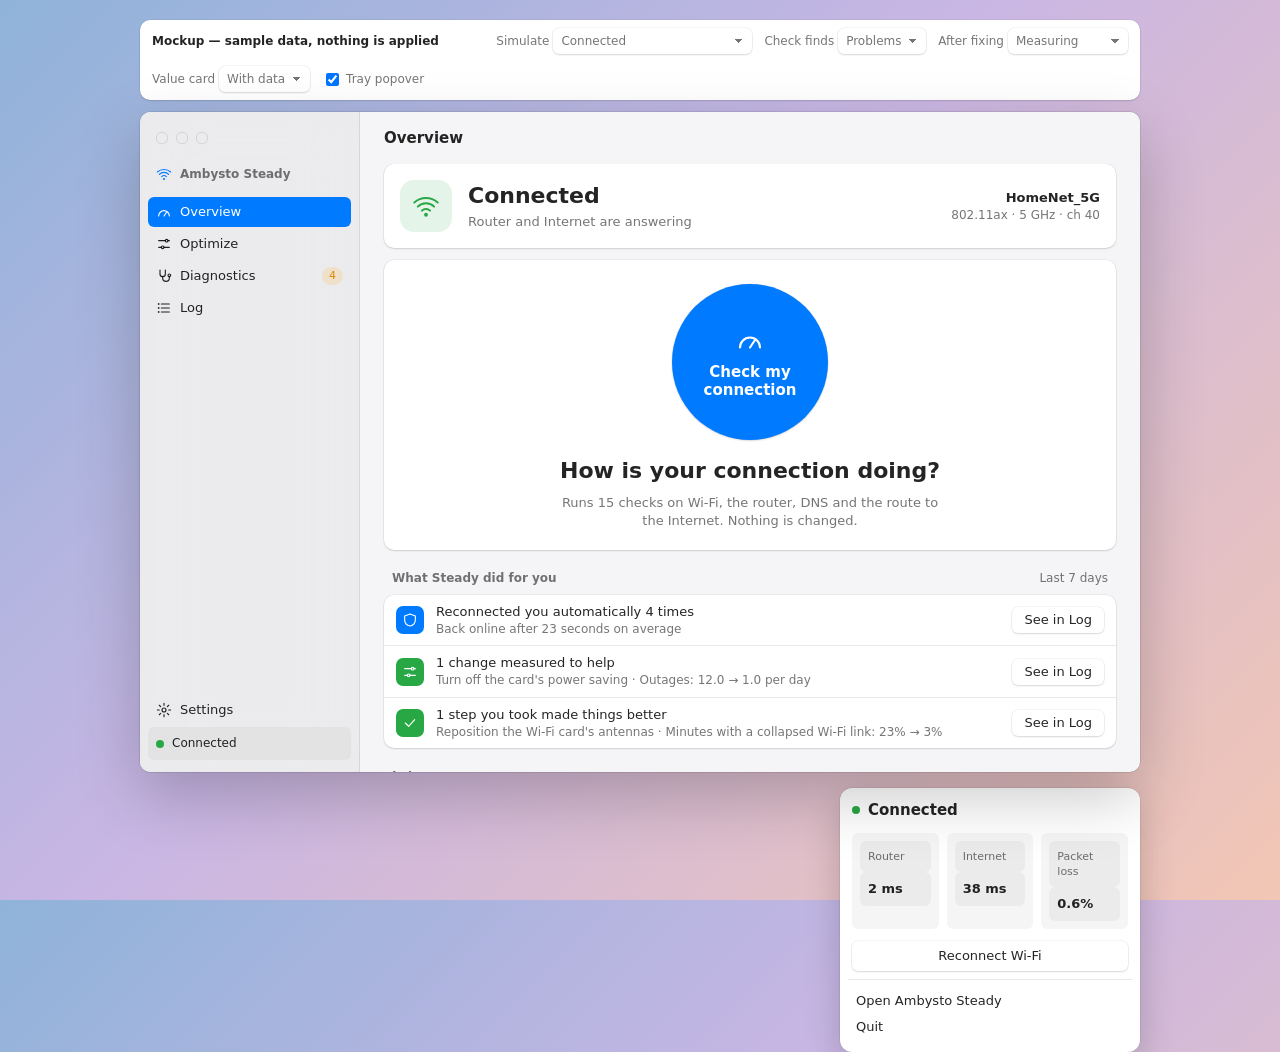
<file: docs/mockup/mockup.html>
<!doctype html>
<html lang="en">
<head>
<meta charset="utf-8">
<meta name="viewport" content="width=device-width, initial-scale=1">
<title>Stable Internet Connection — mockup</title>
<link rel="stylesheet" href="../../web/tokens.css">
<link rel="stylesheet" href="mockup.css">
</head>
<body>
<!-- SIC-27 mockup: static, sample data only. Text comes from app/locales via locales.js
     (python scripts/build_mockup.py regenerates it). Nothing here talks to the backend. -->

<div class="review">
  <span class="banner" data-t="ui.mockup.banner"></span>
  <label><span data-t="ui.mockup.simulate"></span>
    <select class="select" id="simulate">
      <option value="online" data-t="ui.state.online"></option>
      <option value="internet_down" data-t="ui.state.internet_down"></option>
      <option value="router_down" data-t="ui.state.router_down"></option>
    </select>
  </label>
  <label><span data-t="ui.mockup.check"></span>
    <select class="select" id="mock-scenario">
      <option value="problems" data-t="ui.mockup.check.problems"></option>
      <option value="clear" data-t="ui.mockup.check.clear"></option>
    </select>
  </label>
  <label><span data-t="ui.mockup.result"></span>
    <select class="select" id="mock-result">
      <option value="pending" data-t="ui.check.result.pending"></option>
      <option value="improved" data-t="ui.check.result.improved"></option>
      <option value="no_gain" data-t="ui.check.result.no_gain"></option>
    </select>
  </label>
  <label><span data-t="ui.mockup.value"></span>
    <select class="select" id="mock-value">
      <option value="data" data-t="ui.mockup.value.data"></option>
      <option value="empty" data-t="ui.mockup.value.empty"></option>
    </select>
  </label>
  <label><input type="checkbox" id="tray-toggle" checked> <span data-t="ui.mockup.tray"></span></label>
</div>

<div class="window" id="window">
  <nav class="sidebar">
    <div class="titlebar">
      <div class="traffic"><span class="close"></span><span class="minimize"></span><span class="zoom"></span></div>
    </div>
    <div class="app-name"><svg class="icon"><use href="#i-wifi"/></svg><span data-t="app.name"></span></div>
    <button class="nav-item" data-screen="overview" aria-current="page"><svg class="icon"><use href="#i-gauge"/></svg><span data-t="ui.nav.overview"></span></button>
    <button class="nav-item" data-screen="optimize"><svg class="icon"><use href="#i-sliders"/></svg><span data-t="ui.nav.optimize"></span></button>
    <button class="nav-item" data-screen="diagnostics"><svg class="icon"><use href="#i-stethoscope"/></svg><span data-t="ui.nav.diagnostics"></span><span class="badge pill warn" id="diag-badge"></span></button>
    <button class="nav-item" data-screen="log"><svg class="icon"><use href="#i-list"/></svg><span data-t="ui.nav.log"></span></button>
    <div class="spacer"></div>
    <button class="nav-item" data-screen="settings"><svg class="icon"><use href="#i-gear"/></svg><span data-t="ui.nav.settings"></span></button>
    <div class="conn" id="sidebar-conn"><span class="dot"></span><span id="sidebar-conn-text"></span></div>
  </nav>

  <main class="content" id="content">
    <!-- Overview -->
    <section class="screen active" id="screen-overview">
      <header class="content-header"><h1 data-t="ui.nav.overview"></h1></header>
      <div class="group hero" id="hero">
        <div class="status-icon"><svg class="icon"><use href="#i-wifi"/></svg></div>
        <div><h2 id="hero-title"></h2><p id="hero-detail"></p></div>
        <div class="ssid"><strong>HomeNet_5G</strong>802.11ax · 5 GHz · ch 40</div>
      </div>

      <!-- ADR-0020: Check → Fix → Result, then what the app did over the last 7 days -->
      <div class="group check-card" id="check-card"></div>

      <div class="section-title section-title-row"><span data-t="ui.value.title"></span><span class="time" data-t="ui.value.window"></span></div>
      <div class="group" id="value-card"></div>

      <div class="section-title" data-t="ui.overview.latency"></div>
      <div class="group chart-card">
        <div class="chart-head">
          <span class="secondary" id="chart-window"></span>
          <div class="legend"><span><i style="background:var(--chart-router)"></i><span data-t="ui.overview.router"></span></span>
            <span><i style="background:var(--chart-internet)"></i><span data-t="ui.overview.internet"></span></span></div>
        </div>
        <svg class="chart" id="chart" viewBox="0 0 600 120" preserveAspectRatio="none"></svg>
      </div>
      <div class="group stats" style="margin-top:var(--space-3)" id="stats"></div>

      <div class="two-col">
        <div>
          <div class="section-title" data-t="ui.overview.recent"></div>
          <div class="group" id="recent"></div>
        </div>
        <div>
          <div class="section-title" data-t="ui.overview.quick_actions"></div>
          <div class="group actions-grid" id="quick-actions"></div>
          <div class="section-title" data-t="ui.watchdog.title"></div>
          <div class="group">
            <div class="row"><div class="icon-tile accent"><svg class="icon"><use href="#i-shield"/></svg></div>
              <div class="main"><div class="label" data-t="ui.watchdog.title"></div><div class="secondary" data-t="ui.watchdog.description"></div></div>
              <span class="pill accent" data-t="ui.watchdog.state.dry_run"></span></div>
          </div>
        </div>
      </div>
    </section>

    <!-- Optimize -->
    <section class="screen" id="screen-optimize">
      <header class="content-header"><h1 data-t="ui.nav.optimize"></h1><div class="actions"><span class="pill" id="tweak-count"></span></div></header>
      <p class="subtitle" data-t="ui.optimize.subtitle"></p>
      <div class="section-title" data-t="ui.suggest.manual_group"></div>
      <p class="subtitle" style="margin:0 0 var(--space-2) var(--space-2)" data-t="ui.suggest.manual_hint"></p>
      <div class="group" id="manual-steps"></div>
      <div id="tweak-groups"></div>
    </section>

    <!-- Diagnostics -->
    <section class="screen" id="screen-diagnostics">
      <header class="content-header"><h1 data-t="ui.nav.diagnostics"></h1>
        <div class="actions"><button class="button primary" id="run-diag"><svg class="icon"><use href="#i-play"/></svg><span data-t="ui.diag.run"></span></button></div></header>
      <div class="diag-summary" id="diag-summary"></div>
      <div class="group" id="checks"></div>
      <div class="section-title" data-t="ui.diag.on_demand"></div>
      <div class="group"><div class="row"><div class="icon-tile"><svg class="icon"><use href="#i-gauge"/></svg></div>
        <div class="main"><div class="label" data-t="diag.bufferbloat.title"></div><div class="secondary" data-t="ui.diag.bufferbloat_run"></div></div>
        <button class="button"><svg class="icon"><use href="#i-play"/></svg></button></div></div>
    </section>

    <!-- Log -->
    <section class="screen" id="screen-log">
      <header class="content-header"><h1 data-t="ui.nav.log"></h1>
        <div class="actions"><div class="segmented" id="log-filter">
          <button aria-pressed="true" data-filter="all" data-t="ui.log.filter.all"></button>
          <button data-filter="outages" data-t="ui.log.filter.outages"></button>
          <button data-filter="watchdog" data-t="ui.log.filter.watchdog"></button>
          <button data-filter="changes" data-t="ui.log.filter.changes"></button>
        </div></div></header>
      <div id="log-days"></div>
    </section>

    <!-- Settings -->
    <section class="screen" id="screen-settings">
      <header class="content-header"><h1 data-t="ui.nav.settings"></h1></header>
      <div class="section-title" data-t="ui.settings.general"></div>
      <div class="group">
        <div class="row"><div class="icon-tile accent"><svg class="icon"><use href="#i-globe"/></svg></div>
          <div class="main"><div class="label" data-t="ui.language.label"></div><div class="secondary" data-t="ui.language.hint"></div></div>
          <select class="select" id="language"></select></div>
        <div class="row"><div class="icon-tile"><svg class="icon"><use href="#i-sun"/></svg></div>
          <div class="main"><div class="label" data-t="ui.settings.appearance"></div></div>
          <div class="segmented" id="theme">
            <button aria-pressed="true" data-theme-value="system" data-t="ui.settings.theme.system"></button>
            <button data-theme-value="light" data-t="ui.settings.theme.light"></button>
            <button data-theme-value="dark" data-t="ui.settings.theme.dark"></button></div></div>
        <div class="row"><div class="icon-tile"><svg class="icon"><use href="#i-power"/></svg></div>
          <div class="main"><div class="label" data-t="ui.settings.startup"></div></div>
          <button class="switch" role="switch" aria-checked="true"></button></div>
      </div>
      <div class="section-title" data-t="ui.settings.notifications"></div>
      <div class="group">
        <div class="row"><div class="icon-tile bad"><svg class="icon"><use href="#i-bell"/></svg></div>
          <div class="main"><div class="label" data-t="ui.settings.notify_outages"></div><div class="secondary" id="notify-after"></div></div>
          <button class="switch" role="switch" aria-checked="true"></button></div>
      </div>
      <div class="section-title" data-t="ui.watchdog.title"></div>
      <div class="group">
        <div class="row"><div class="icon-tile accent"><svg class="icon"><use href="#i-shield"/></svg></div>
          <div class="main"><div class="label" data-t="ui.settings.watchdog_enabled"></div><div class="secondary" data-t="ui.watchdog.description"></div></div>
          <button class="switch" role="switch" aria-checked="true"></button></div>
        <div class="row"><div class="icon-tile"><svg class="icon"><use href="#i-flask"/></svg></div>
          <div class="main"><div class="label" data-t="ui.settings.watchdog_dry_run"></div></div>
          <button class="switch" role="switch" aria-checked="true"></button></div>
      </div>
    </section>
  </main>

  <div class="scrim" id="scrim">
    <div class="sheet" role="dialog" aria-modal="true">
      <div class="icon-tile warn"><svg class="icon"><use href="#i-flask"/></svg></div>
      <h3 data-t="ui.sheet.experimental.title"></h3>
      <p id="sheet-body"></p>
      <div class="buttons"><button class="button" id="sheet-cancel" data-t="ui.sheet.cancel"></button>
        <button class="button primary" id="sheet-confirm" data-t="ui.sheet.confirm"></button></div>
    </div>
  </div>

  <div class="scrim" id="fix-scrim">
    <div class="sheet fix-sheet" role="dialog" aria-modal="true">
      <div class="icon-tile accent"><svg class="icon"><use href="#i-sliders"/></svg></div>
      <h3 id="fix-title"></h3>
      <div id="fix-list"></div>
      <p class="note" id="fix-disrupts"><svg class="icon"><use href="#i-wifi-off"/></svg><span data-t="ui.check.sheet.disrupts"></span></p>
      <p class="note"><svg class="icon"><use href="#i-lock"/></svg><span data-t="ui.check.sheet.admin"></span></p>
      <div class="buttons"><button class="button" id="fix-cancel" data-t="ui.sheet.cancel"></button>
        <button class="button primary" id="fix-confirm" data-t="ui.check.sheet.confirm"></button></div>
    </div>
  </div>
</div>

<div class="tray-area"><div class="tray open" id="tray">
  <div class="head"><span class="dot" id="tray-dot"></span><strong id="tray-title"></strong></div>
  <div class="nums" id="tray-nums"></div>
  <button class="button wide" data-t="ui.action.reconnect"></button>
  <div class="menu"><button data-t="ui.tray.open"></button><button data-t="ui.tray.quit"></button></div>
</div></div>

<!-- Icons: simple strokes in the style of Lucide (MIT) -->
<svg width="0" height="0" style="position:absolute" aria-hidden="true">
  <symbol id="i-gauge" viewBox="0 0 24 24"><path d="M4 18a8 8 0 1 1 16 0"/><path d="M12 18l4-6"/></symbol>
  <symbol id="i-sliders" viewBox="0 0 24 24"><path d="M4 7h10M18 7h2M4 17h4M12 17h8"/><circle cx="16" cy="7" r="2"/><circle cx="10" cy="17" r="2"/></symbol>
  <symbol id="i-stethoscope" viewBox="0 0 24 24"><path d="M6 3v6a4 4 0 0 0 8 0V3"/><path d="M10 13v2a5 5 0 0 0 10 0v-2"/><circle cx="20" cy="11" r="2"/></symbol>
  <symbol id="i-list" viewBox="0 0 24 24"><path d="M8 6h12M8 12h12M8 18h12"/><circle cx="4" cy="6" r=".5"/><circle cx="4" cy="12" r=".5"/><circle cx="4" cy="18" r=".5"/></symbol>
  <symbol id="i-gear" viewBox="0 0 24 24"><circle cx="12" cy="12" r="3"/><path d="M12 2v3M12 19v3M2 12h3M19 12h3M4.9 4.9l2.1 2.1M17 17l2.1 2.1M4.9 19.1L7 17M17 7l2.1-2.1"/></symbol>
  <symbol id="i-wifi" viewBox="0 0 24 24"><path d="M2 9a15 15 0 0 1 20 0M5 12.5a10 10 0 0 1 14 0M8.5 16a5 5 0 0 1 7 0"/><circle cx="12" cy="19.5" r=".8"/></symbol>
  <symbol id="i-wifi-off" viewBox="0 0 24 24"><path d="M2 9a15 15 0 0 1 20 0M8.5 16a5 5 0 0 1 7 0M3 3l18 18"/><circle cx="12" cy="19.5" r=".8"/></symbol>
  <symbol id="i-globe" viewBox="0 0 24 24"><circle cx="12" cy="12" r="9"/><path d="M3 12h18M12 3a14 14 0 0 1 0 18M12 3a14 14 0 0 0 0 18"/></symbol>
  <symbol id="i-shield" viewBox="0 0 24 24"><path d="M12 3l8 3v6c0 5-3.5 8-8 9-4.5-1-8-4-8-9V6z"/></symbol>
  <symbol id="i-refresh" viewBox="0 0 24 24"><path d="M20 12a8 8 0 1 1-2.3-5.7M20 4v5h-5"/></symbol>
  <symbol id="i-trash" viewBox="0 0 24 24"><path d="M4 7h16M9 7V4h6v3M6 7l1 13h10l1-13"/></symbol>
  <symbol id="i-network" viewBox="0 0 24 24"><rect x="9" y="3" width="6" height="5" rx="1"/><rect x="3" y="16" width="6" height="5" rx="1"/><rect x="15" y="16" width="6" height="5" rx="1"/><path d="M12 8v4M6 16v-4h12v4"/></symbol>
  <symbol id="i-cpu" viewBox="0 0 24 24"><rect x="6" y="6" width="12" height="12" rx="2"/><path d="M9 2v4M15 2v4M9 18v4M15 18v4M2 9h4M2 15h4M18 9h4M18 15h4"/></symbol>
  <symbol id="i-play" viewBox="0 0 24 24"><path d="M7 4l13 8-13 8z"/></symbol>
  <symbol id="i-check" viewBox="0 0 24 24"><path d="M5 12l5 5 9-10"/></symbol>
  <symbol id="i-alert" viewBox="0 0 24 24"><path d="M12 3l10 18H2z"/><path d="M12 10v5M12 18v.5"/></symbol>
  <symbol id="i-x" viewBox="0 0 24 24"><path d="M6 6l12 12M18 6L6 18"/></symbol>
  <symbol id="i-info" viewBox="0 0 24 24"><circle cx="12" cy="12" r="9"/><path d="M12 11v6M12 7.5v.5"/></symbol>
  <symbol id="i-chevron" viewBox="0 0 24 24"><path d="M9 6l6 6-6 6"/></symbol>
  <symbol id="i-sun" viewBox="0 0 24 24"><circle cx="12" cy="12" r="4"/><path d="M12 2v2M12 20v2M2 12h2M20 12h2M5 5l1.5 1.5M17.5 17.5L19 19M5 19l1.5-1.5M17.5 6.5L19 5"/></symbol>
  <symbol id="i-power" viewBox="0 0 24 24"><path d="M12 3v9M6.3 6.3a8 8 0 1 0 11.4 0"/></symbol>
  <symbol id="i-bell" viewBox="0 0 24 24"><path d="M6 16V11a6 6 0 0 1 12 0v5l2 2H4z"/><path d="M10 20a2 2 0 0 0 4 0"/></symbol>
  <symbol id="i-flask" viewBox="0 0 24 24"><path d="M9 3h6M10 3v6l-5 10a1.5 1.5 0 0 0 1.3 2h11.4a1.5 1.5 0 0 0 1.3-2l-5-10V3"/></symbol>
  <symbol id="i-lock" viewBox="0 0 24 24"><rect x="5" y="11" width="14" height="10" rx="2"/><path d="M8 11V8a4 4 0 0 1 8 0v3"/></symbol>
</svg>

<script src="locales.js"></script>
<script src="mockup.js"></script>
</body>
</html>
</file>
<file: web/tokens.css>
/* StableInternet design tokens (SIC-27, ADR-0002).
   macOS System Settings look on Windows: grouped inset lists, a translucent sidebar, few colors.
   Light is the default; dark follows the system unless data-theme pins one.
   Use the semantic tokens (--text, --surface, --ok ...) in components, never the raw values. */

:root {
  /* type: Inter when bundled, otherwise the Windows system font (Segoe UI Variable) */
  --font-ui: "Inter", system-ui, "Segoe UI Variable Text", "Segoe UI", sans-serif;
  --font-mono: "Cascadia Mono", "Consolas", ui-monospace, monospace;
  --text-caption: 11px;
  --text-footnote: 12px;
  --text-body: 13px;
  --text-headline: 15px;
  --text-title: 22px;
  --text-display: 28px;
  --weight-regular: 400;
  --weight-medium: 500;
  --weight-semibold: 600;
  --weight-bold: 700;
  --leading: 1.38;

  /* 4-pt spacing scale */
  --space-1: 4px;
  --space-2: 8px;
  --space-3: 12px;
  --space-4: 16px;
  --space-5: 20px;
  --space-6: 24px;
  --space-8: 32px;

  /* shape */
  --radius-window: 10px;
  --radius-group: 10px;
  --radius-control: 6px;
  --radius-pill: 999px;
  --row-height: 44px;
  --sidebar-width: 220px;
  --titlebar-height: 52px;

  /* motion: short and soft; no motion when the user asks for none */
  --ease-out: cubic-bezier(.2, .8, .2, 1);
  --ease-spring: cubic-bezier(.34, 1.4, .64, 1);
  --duration-fast: 120ms;
  --duration: 200ms;
  --duration-slow: 320ms;

  /* light palette */
  --window: #f5f5f7;
  --sidebar: rgba(234, 234, 236, .82);
  --surface: #ffffff;
  --surface-raised: #ffffff;
  --surface-hover: rgba(0, 0, 0, .04);
  --surface-pressed: rgba(0, 0, 0, .08);
  --separator: rgba(0, 0, 0, .09);
  --border: rgba(0, 0, 0, .12);
  --text: rgba(0, 0, 0, .86);
  --text-secondary: rgba(0, 0, 0, .54);
  --text-tertiary: rgba(0, 0, 0, .32);
  --accent: #007aff;
  --accent-text: #ffffff;
  --accent-soft: rgba(0, 122, 255, .12);
  --ok: #28a745;
  --warn: #e08600;
  --bad: #e5352b;
  --info: #6e6e73;
  --ok-soft: rgba(40, 167, 69, .12);
  --warn-soft: rgba(255, 159, 10, .16);
  --bad-soft: rgba(255, 59, 48, .12);
  --info-soft: rgba(110, 110, 115, .12);
  --switch-off: rgba(0, 0, 0, .1);
  --knob: #ffffff;
  --shadow-window: 0 24px 64px rgba(0, 0, 0, .22), 0 0 0 .5px rgba(0, 0, 0, .18);
  --shadow-popover: 0 12px 36px rgba(0, 0, 0, .2), 0 0 0 .5px rgba(0, 0, 0, .12);
  --shadow-control: 0 1px 2px rgba(0, 0, 0, .12), 0 0 0 .5px rgba(0, 0, 0, .08);
  --chart-router: #007aff;
  --chart-internet: #af52de;
  --speed-down: #007aff;       /* the speed test: download blue, upload purple, as on the floating monitor */
  --speed-up: #af52de;

  color-scheme: light;
}

@media (prefers-color-scheme: dark) {
  :root:not([data-theme="light"]) {
    --window: #1e1e1f;
    --sidebar: rgba(40, 40, 42, .82);
    --surface: #2a2a2c;
    --surface-raised: #323234;
    --surface-hover: rgba(255, 255, 255, .06);
    --surface-pressed: rgba(255, 255, 255, .1);
    --separator: rgba(255, 255, 255, .08);
    --border: rgba(255, 255, 255, .14);
    --text: rgba(255, 255, 255, .88);
    --text-secondary: rgba(255, 255, 255, .55);
    --text-tertiary: rgba(255, 255, 255, .3);
    --accent: #0a84ff;
    --accent-soft: rgba(10, 132, 255, .2);
    --ok: #30d158;
    --warn: #ff9f0a;
    --bad: #ff453a;
    --info: #98989d;
    --ok-soft: rgba(48, 209, 88, .16);
    --warn-soft: rgba(255, 159, 10, .18);
    --bad-soft: rgba(255, 69, 58, .18);
    --info-soft: rgba(152, 152, 157, .18);
    --switch-off: rgba(255, 255, 255, .16);
    --knob: #f2f2f2;
    --shadow-window: 0 24px 64px rgba(0, 0, 0, .55), 0 0 0 .5px rgba(255, 255, 255, .12);
    --shadow-popover: 0 12px 36px rgba(0, 0, 0, .5), 0 0 0 .5px rgba(255, 255, 255, .12);
    --shadow-control: 0 1px 2px rgba(0, 0, 0, .4), 0 0 0 .5px rgba(255, 255, 255, .1);
    --chart-router: #0a84ff;
    --chart-internet: #bf5af2;
    --speed-down: #0a84ff;
    --speed-up: #bf5af2;
    color-scheme: dark;
  }
}

:root[data-theme="dark"] {
  --window: #1e1e1f;
  --sidebar: rgba(40, 40, 42, .82);
  --surface: #2a2a2c;
  --surface-raised: #323234;
  --surface-hover: rgba(255, 255, 255, .06);
  --surface-pressed: rgba(255, 255, 255, .1);
  --separator: rgba(255, 255, 255, .08);
  --border: rgba(255, 255, 255, .14);
  --text: rgba(255, 255, 255, .88);
  --text-secondary: rgba(255, 255, 255, .55);
  --text-tertiary: rgba(255, 255, 255, .3);
  --accent: #0a84ff;
  --accent-soft: rgba(10, 132, 255, .2);
  --ok: #30d158;
  --warn: #ff9f0a;
  --bad: #ff453a;
  --info: #98989d;
  --ok-soft: rgba(48, 209, 88, .16);
  --warn-soft: rgba(255, 159, 10, .18);
  --bad-soft: rgba(255, 69, 58, .18);
  --info-soft: rgba(152, 152, 157, .18);
  --switch-off: rgba(255, 255, 255, .16);
  --knob: #f2f2f2;
  --shadow-window: 0 24px 64px rgba(0, 0, 0, .55), 0 0 0 .5px rgba(255, 255, 255, .12);
  --shadow-popover: 0 12px 36px rgba(0, 0, 0, .5), 0 0 0 .5px rgba(255, 255, 255, .12);
  --shadow-control: 0 1px 2px rgba(0, 0, 0, .4), 0 0 0 .5px rgba(255, 255, 255, .1);
  --chart-router: #0a84ff;
  --chart-internet: #bf5af2;
  --speed-down: #0a84ff;
  --speed-up: #bf5af2;
  color-scheme: dark;
}

@media (prefers-reduced-motion: reduce) {
  :root {
    --duration-fast: 0ms;
    --duration: 0ms;
    --duration-slow: 0ms;
  }
}
</file>
<file: docs/mockup/mockup.css>
/* SIC-27 mockup. Components are built only from web/tokens.css; the "desk" and the review
   toolbar around the window are mockup-only. */

* { box-sizing: border-box; }
html, body { margin: 0; height: 100%; }
body {
  font: var(--weight-regular) var(--text-body)/var(--leading) var(--font-ui);
  color: var(--text);
  background: linear-gradient(135deg, #8fb3d9 0%, #c9b6e4 45%, #f2c6b4 100%);
  -webkit-font-smoothing: antialiased;
  overflow: auto;
}
:root[data-theme="dark"] body,
body.dark-desk { background: linear-gradient(135deg, #1d2b44 0%, #33264a 50%, #4a2c2a 100%); }
@media (prefers-color-scheme: dark) { :root:not([data-theme="light"]) body { background: linear-gradient(135deg, #1d2b44 0%, #33264a 50%, #4a2c2a 100%); } }
button, select, input { font: inherit; color: inherit; }
svg.icon { width: 16px; height: 16px; flex: none; stroke: currentColor; fill: none; stroke-width: 1.7;
  stroke-linecap: round; stroke-linejoin: round; }

/* --- review toolbar (mockup only) ------------------------------------------------------- */
.review {
  display: flex; flex-wrap: wrap; align-items: center; gap: var(--space-3);
  max-width: 1000px; margin: var(--space-5) auto var(--space-3); padding: var(--space-2) var(--space-3);
  background: var(--surface); border-radius: var(--radius-group); box-shadow: var(--shadow-control);
  font-size: var(--text-footnote);
}
.review .banner { font-weight: var(--weight-semibold); margin-right: auto; }
.review label { display: flex; align-items: center; gap: var(--space-1); color: var(--text-secondary); }

/* --- window ----------------------------------------------------------------------------- */
.window {
  position: relative; display: grid; grid-template-columns: var(--sidebar-width) 1fr;
  width: min(1000px, calc(100vw - 32px)); height: 660px; margin: 0 auto var(--space-8);
  background: var(--window); border-radius: var(--radius-window); box-shadow: var(--shadow-window);
  overflow: hidden;
}
.sidebar {
  display: flex; flex-direction: column; gap: 2px; padding: 0 var(--space-2) var(--space-3);
  background: var(--sidebar); backdrop-filter: blur(30px) saturate(1.6);
  border-right: .5px solid var(--separator);
}
.titlebar { height: var(--titlebar-height); display: flex; align-items: center; gap: var(--space-2); padding: 0 var(--space-2); }
.traffic { display: flex; gap: 8px; }
.traffic span { width: 12px; height: 12px; border-radius: 50%; box-shadow: inset 0 0 0 .5px rgba(0, 0, 0, .18); }
.traffic .close { background: var(--traffic-close); }
.traffic .minimize { background: var(--traffic-minimize); }
.traffic .zoom { background: var(--traffic-zoom); }
.app-name { display: flex; align-items: center; gap: var(--space-2); padding: 0 var(--space-2) var(--space-3);
  font-size: var(--text-footnote); font-weight: var(--weight-semibold); color: var(--text-secondary); }
.app-name svg.icon { color: var(--accent); }
.nav-item {
  display: flex; align-items: center; gap: var(--space-2); width: 100%; height: 30px; padding: 0 var(--space-2);
  border: 0; border-radius: var(--radius-control); background: none; text-align: left; cursor: default;
}
.nav-item:hover { background: var(--surface-hover); }
.nav-item[aria-current="page"] { background: var(--accent); color: var(--accent-text); }
.nav-item .badge { margin-left: auto; }
.sidebar .spacer { flex: 1; }
.sidebar .conn {
  display: flex; align-items: center; gap: var(--space-2); padding: var(--space-2);
  border-radius: var(--radius-control); background: var(--surface-hover); font-size: var(--text-footnote);
}
.dot { width: 8px; height: 8px; border-radius: 50%; flex: none; background: var(--ok); }
.dot.warn { background: var(--warn); } .dot.bad { background: var(--bad); } .dot.info { background: var(--info); }

.content { overflow-y: auto; padding: 0 var(--space-6) var(--space-6); }
.content-header {
  position: sticky; top: 0; z-index: 2; display: flex; align-items: center; gap: var(--space-3);
  height: var(--titlebar-height); margin: 0 calc(-1 * var(--space-6)); padding: 0 var(--space-6);
  background: color-mix(in srgb, var(--window) 80%, transparent); backdrop-filter: blur(20px);
}
.content-header h1 { margin: 0; font-size: var(--text-headline); font-weight: var(--weight-bold); }
.content-header .actions { margin-left: auto; display: flex; gap: var(--space-2); }
.subtitle { margin: 0 0 var(--space-4); color: var(--text-secondary); }
.screen { display: none; }
.screen.active { display: block; animation: fade var(--duration) var(--ease-out); }
@keyframes fade { from { opacity: 0; transform: translateY(4px); } to { opacity: 1; transform: none; } }

/* --- grouped inset list ------------------------------------------------------------------- */
.section-title { margin: var(--space-5) 0 var(--space-2) var(--space-2); font-size: var(--text-footnote);
  font-weight: var(--weight-semibold); color: var(--text-secondary); }
.group { background: var(--surface); border-radius: var(--radius-group); box-shadow: var(--shadow-control); overflow: hidden; }
.row { display: flex; align-items: center; gap: var(--space-3); min-height: var(--row-height);
  padding: var(--space-2) var(--space-3); }
.row + .row { border-top: .5px solid var(--separator); }
.row .main { flex: 1; min-width: 0; }
.row .label { font-weight: var(--weight-medium); }
.row .secondary { color: var(--text-secondary); font-size: var(--text-footnote); }
.row .meta { display: flex; flex-wrap: wrap; gap: var(--space-1); margin-top: 3px; }
.row.disabled .label, .row.disabled .secondary { color: var(--text-tertiary); }
.row.clickable { cursor: default; } .row.clickable:hover { background: var(--surface-hover); }

/* --- controls ----------------------------------------------------------------------------- */
.button {
  display: inline-flex; align-items: center; gap: var(--space-1); height: 26px; padding: 0 var(--space-3);
  border: 0; border-radius: var(--radius-control); background: var(--surface-raised); box-shadow: var(--shadow-control);
  cursor: default; white-space: nowrap;
}
.button:hover { background: color-mix(in srgb, var(--surface-raised) 90%, var(--text)); }
.button:active { background: var(--surface-pressed); }
.button.primary { background: var(--accent); color: var(--accent-text); box-shadow: none; }
.button.primary:hover { background: color-mix(in srgb, var(--accent) 88%, black); }
.button:disabled { opacity: .5; }
.switch { position: relative; width: 38px; height: 22px; flex: none; border: 0; padding: 0; border-radius: var(--radius-pill);
  background: var(--switch-off); transition: background var(--duration) var(--ease-out); cursor: default; }
.switch::after { content: ""; position: absolute; top: 2px; left: 2px; width: 18px; height: 18px; border-radius: 50%;
  background: var(--knob); box-shadow: 0 1px 3px rgba(0, 0, 0, .3); transition: transform var(--duration) var(--ease-spring); }
.switch[aria-checked="true"] { background: var(--ok); }
.switch[aria-checked="true"]::after { transform: translateX(16px); }
.switch.busy { background: var(--accent-soft); }
.switch:disabled { opacity: .4; }
.select { height: 26px; padding: 0 var(--space-6) 0 var(--space-2); border: 0; border-radius: var(--radius-control);
  background: var(--surface-raised); box-shadow: var(--shadow-control); appearance: none;
  background-image: linear-gradient(45deg, transparent 50%, var(--text-secondary) 50%), linear-gradient(-45deg, transparent 50%, var(--text-secondary) 50%);
  background-position: calc(100% - 13px) 11px, calc(100% - 9px) 11px; background-size: 4px 4px; background-repeat: no-repeat; }
.segmented { display: inline-flex; padding: 2px; gap: 2px; border-radius: var(--radius-control); background: var(--surface-pressed); }
.segmented button { height: 22px; padding: 0 var(--space-3); border: 0; border-radius: 5px; background: none; cursor: default; }
.segmented button[aria-pressed="true"] { background: var(--surface-raised); box-shadow: var(--shadow-control); }
.pill { display: inline-flex; align-items: center; gap: 4px; height: 18px; padding: 0 7px; border-radius: var(--radius-pill);
  font-size: var(--text-caption); font-weight: var(--weight-medium); background: var(--info-soft); color: var(--info); white-space: nowrap; }
.pill.ok { background: var(--ok-soft); color: var(--ok); }
.pill.warn { background: var(--warn-soft); color: var(--warn); }
.pill.bad { background: var(--bad-soft); color: var(--bad); }
.pill.accent { background: var(--accent-soft); color: var(--accent); }
.pill svg.icon { width: 11px; height: 11px; }

/* --- overview ------------------------------------------------------------------------------ */
.hero { display: flex; align-items: center; gap: var(--space-4); padding: var(--space-4); }
.hero .status-icon { display: grid; place-items: center; width: 52px; height: 52px; border-radius: 14px;
  background: var(--ok-soft); color: var(--ok); }
.hero .status-icon svg.icon { width: 28px; height: 28px; }
.hero.warn .status-icon { background: var(--warn-soft); color: var(--warn); }
.hero.bad .status-icon { background: var(--bad-soft); color: var(--bad); }
.hero h2 { margin: 0; font-size: var(--text-title); font-weight: var(--weight-bold); }
.hero p { margin: 2px 0 0; color: var(--text-secondary); }
.hero .ssid { margin-left: auto; text-align: right; color: var(--text-secondary); font-size: var(--text-footnote); }
.hero .ssid strong { display: block; color: var(--text); font-size: var(--text-body); }
.chart-card { padding: var(--space-3) var(--space-4) var(--space-4); }
.chart-head { display: flex; align-items: baseline; gap: var(--space-3); margin-bottom: var(--space-2); }
.chart-head .legend { display: flex; gap: var(--space-3); margin-left: auto; font-size: var(--text-footnote); color: var(--text-secondary); }
.legend i { display: inline-block; width: 8px; height: 8px; margin-right: 5px; border-radius: 2px; }
.chart { width: 100%; height: 120px; display: block; }
.stats { display: grid; grid-template-columns: repeat(5, 1fr); }
.stat { padding: var(--space-3) var(--space-4); }
.stat + .stat { border-left: .5px solid var(--separator); }
.stat .k { font-size: var(--text-footnote); color: var(--text-secondary); }
.stat .v { margin-top: 2px; font-size: var(--text-headline); font-weight: var(--weight-semibold); font-variant-numeric: tabular-nums; }
.stat .v small { font-size: var(--text-footnote); font-weight: var(--weight-regular); color: var(--text-secondary); }
.two-col { display: grid; grid-template-columns: 1.4fr 1fr; gap: var(--space-4); }
.actions-grid { display: grid; grid-template-columns: 1fr 1fr; gap: var(--space-2); padding: var(--space-3); }
.actions-grid .button { justify-content: flex-start; height: 32px; }
.icon-tile { display: grid; place-items: center; width: 28px; height: 28px; flex: none; border-radius: 7px; color: #fff; background: var(--info); }
.icon-tile.ok { background: var(--ok); } .icon-tile.warn { background: var(--warn); } .icon-tile.bad { background: var(--bad); }
.icon-tile.accent { background: var(--accent); }
.time { font-size: var(--text-footnote); color: var(--text-secondary); white-space: nowrap; font-variant-numeric: tabular-nums; }

/* --- check → fix → result (ADR-0020) and the value card ----------------------------------------- */
.check-card { margin-top: var(--space-3); }
.check-head { display: flex; align-items: center; gap: var(--space-4); padding: var(--space-4); }
.check-head .main { flex: 1; min-width: 0; }
.check-head h2 { margin: 0; font-size: var(--text-headline); font-weight: var(--weight-bold); }
.check-head p { margin: 2px 0 0; color: var(--text-secondary); }
.check-head .buttons { display: flex; gap: var(--space-2); flex: none; }
.big-tile { display: grid; place-items: center; width: 44px; height: 44px; flex: none; border-radius: 11px;
  background: var(--accent-soft); color: var(--accent); }
.big-tile svg.icon { width: 24px; height: 24px; }
.big-tile.ok { background: var(--ok-soft); color: var(--ok); }
.big-tile.warn { background: var(--warn-soft); color: var(--warn); }
.big-tile.bad { background: var(--bad-soft); color: var(--bad); }
.big-tile.info { background: var(--info-soft); color: var(--info); }
.check-hero { display: flex; flex-direction: column; align-items: center; gap: var(--space-2);
  padding: var(--space-6) var(--space-4) var(--space-5); text-align: center; }
.check-hero h2 { margin: var(--space-2) 0 0; font-size: var(--text-title); font-weight: var(--weight-bold); }
.check-hero p { margin: 0; max-width: 46ch; color: var(--text-secondary); }
.check-hero .below { margin-top: var(--space-2); }
.big-button { display: flex; flex-direction: column; align-items: center; justify-content: center; gap: var(--space-2);
  width: 156px; height: 156px; padding: var(--space-4); border: 0; border-radius: 50%; cursor: default;
  /* A macOS push button at a larger size: flat system accent, the control shadow, no glow. */
  background: var(--accent); color: var(--accent-text); box-shadow: var(--shadow-control);
  font-size: var(--text-headline); font-weight: var(--weight-semibold); line-height: 1.2;
  transition: background var(--duration) var(--ease-out); }
.big-button svg.icon { width: 30px; height: 30px; }
.big-button:hover { background: color-mix(in srgb, var(--accent) 88%, black); }
.big-button:active { background: color-mix(in srgb, var(--accent) 78%, black); }
.big-button:focus-visible { outline: 3px solid var(--accent); outline-offset: 6px; }
.ring-wrap { position: relative; width: 156px; height: 156px; }
.ring { width: 100%; height: 100%; display: block; }
.ring circle { fill: none; stroke-width: 10; }
.ring .track { stroke: var(--surface-pressed); }
.ring .arc { stroke: var(--accent); stroke-linecap: round; transition: stroke-dashoffset var(--duration-slow) var(--ease-out); }
.ring-label { position: absolute; inset: 0; display: grid; place-items: center; font-size: var(--text-display);
  font-weight: var(--weight-bold); font-variant-numeric: tabular-nums; }
.status-circle { display: grid; place-items: center; width: 156px; height: 156px; border-radius: 50%;
  background: var(--accent-soft); color: var(--accent); }
.status-circle svg.icon { width: 56px; height: 56px; stroke-width: 2; }
.status-circle.ok { background: var(--ok-soft); color: var(--ok); }
.status-circle.warn { background: var(--warn-soft); color: var(--warn); }
.status-circle.bad { background: var(--bad-soft); color: var(--bad); }
.check-list { display: grid; grid-template-columns: repeat(3, 1fr); gap: 4px var(--space-3); padding: 0 var(--space-4) var(--space-4);
  font-size: var(--text-footnote); }
.check-list .item { display: flex; align-items: center; gap: 6px; min-width: 0; color: var(--text-secondary); }
.check-list .item span:last-child { overflow: hidden; text-overflow: ellipsis; white-space: nowrap; }
.check-list .item.pending { color: var(--text-tertiary); }
.check-list .item.current { color: var(--text); font-weight: var(--weight-medium); }
.check-list svg.icon, .fix-row svg.icon { width: 14px; height: 14px; }
svg.icon.s.ok { color: var(--ok); } svg.icon.s.warn { color: var(--warn); } svg.icon.s.bad { color: var(--bad); } svg.icon.s.info { color: var(--info); }
.hollow { width: 12px; height: 12px; margin: 1px; flex: none; border-radius: 50%; border: 1.5px solid var(--separator); }
.spin { animation: spin 1s linear infinite; }
@keyframes spin { to { transform: rotate(360deg); } }
@media (prefers-reduced-motion: reduce) { .spin { animation: none; } }
.check-card .rows { border-top: .5px solid var(--separator); }
.check-card .problem { align-items: flex-start; }
.check-card .problem .icon-tile { margin-top: 2px; }
.check-card .problem .label .pill { margin-left: 4px; vertical-align: 1px; }
.check-card .problem .secondary + .secondary { margin-top: 2px; }
.check-card .metric { margin-top: 4px; font-weight: var(--weight-medium); font-variant-numeric: tabular-nums; }
.check-card .sub-title { padding: var(--space-3) var(--space-4) var(--space-1); border-top: .5px solid var(--separator);
  font-size: var(--text-footnote); font-weight: var(--weight-semibold); color: var(--text-secondary); }
.check-card .sub-title + .rows { border-top: 0; }
.fix-row.pending .main { color: var(--text-tertiary); }
.chips { display: flex; flex-wrap: wrap; gap: 4px; margin-top: var(--space-2); }
.mini-stats { display: grid; grid-template-columns: repeat(4, 1fr); border-top: .5px solid var(--separator); }
.section-title-row { display: flex; align-items: baseline; justify-content: space-between; margin-right: var(--space-2); }
.section-title-row .time { font-weight: var(--weight-regular); }
.sheet.fix-sheet { width: 460px; max-height: calc(100% - 2 * var(--titlebar-height)); overflow-y: auto; text-align: left; }
.fix-sheet h3 { text-align: center; }
.fix-group-title { margin: var(--space-3) 0 var(--space-1); font-size: var(--text-footnote); font-weight: var(--weight-semibold);
  color: var(--text-secondary); }
.fix-item { display: flex; align-items: flex-start; gap: var(--space-2); padding: 6px var(--space-2); border-radius: var(--radius-control); }
.fix-item:hover { background: var(--surface-hover); }
.fix-item input { margin: 3px 0 0; }
.fix-item svg.icon { margin-top: 2px; color: var(--text-tertiary); }
.fix-item > div { flex: 1; min-width: 0; }
.fix-item .name { font-weight: var(--weight-medium); }
.fix-item .for { font-size: var(--text-caption); color: var(--text-tertiary); }
.fix-sheet .note { display: flex; align-items: flex-start; gap: var(--space-2); margin: var(--space-3) 0 0;
  font-size: var(--text-footnote); color: var(--text-secondary); }
.fix-sheet .note svg.icon { margin-top: 2px; }
.fix-sheet .note[hidden] { display: none; }
.fix-sheet .buttons { margin-top: var(--space-4); }

/* --- suggestions & measured effect ------------------------------------------------------------- */
.reason { margin-top: 3px; font-size: var(--text-caption); color: var(--text-tertiary); }
.effect { margin-top: var(--space-2); padding: var(--space-2) var(--space-3); border-radius: var(--radius-control);
  background: var(--surface-hover); font-size: var(--text-footnote); }
.effect .head { display: flex; align-items: center; gap: var(--space-2); font-weight: var(--weight-medium); }
.effect ul { margin: 4px 0 0; padding-left: 18px; color: var(--text-secondary); font-variant-numeric: tabular-nums; }
.effect .caveat { margin-top: 4px; color: var(--text-tertiary); font-size: var(--text-caption); }
.row .actions-col { display: flex; flex-direction: column; align-items: flex-end; gap: 4px; }

/* --- diagnostics ------------------------------------------------------------------------------ */
.diag-summary { display: flex; gap: var(--space-2); align-items: center; margin-bottom: var(--space-2); }
.check .details { display: none; margin: var(--space-2) 0 0; padding: 0; list-style: none;
  font-size: var(--text-footnote); color: var(--text-secondary); font-variant-numeric: tabular-nums; }
.check .details li { padding: 1px 0; white-space: pre-wrap; }
.check .advice { display: none; margin-top: var(--space-2); padding: var(--space-2) var(--space-3); border-radius: var(--radius-control);
  background: var(--accent-soft); font-size: var(--text-footnote); }
.check .advice b { display: block; margin-bottom: 2px; color: var(--accent); }
.check.open .details, .check.open .advice { display: block; }
.check .chevron { color: var(--text-tertiary); transition: transform var(--duration) var(--ease-out); }
.check.open .chevron { transform: rotate(90deg); }
.check { align-items: flex-start; }
.check .icon-tile { margin-top: 2px; }

/* --- sheet & popover ------------------------------------------------------------------------- */
.scrim { position: absolute; inset: 0; z-index: 10; display: none; place-items: start center; padding-top: var(--titlebar-height);
  background: rgba(0, 0, 0, .18); }
.scrim.open { display: grid; }
.sheet { width: 380px; padding: var(--space-5); border-radius: 12px; background: var(--surface-raised); box-shadow: var(--shadow-popover);
  text-align: center; animation: drop var(--duration-slow) var(--ease-spring); }
@keyframes drop { from { transform: translateY(-16px); opacity: 0; } to { transform: none; opacity: 1; } }
.sheet .icon-tile { width: 44px; height: 44px; margin: 0 auto var(--space-3); border-radius: 11px; }
.sheet h3 { margin: 0 0 var(--space-2); font-size: var(--text-headline); }
.sheet p { margin: 0 0 var(--space-4); color: var(--text-secondary); }
.sheet .buttons { display: flex; gap: var(--space-2); }
.sheet .buttons .button { flex: 1; justify-content: center; height: 30px; }

/* The tray popover sits under the window in the mockup; in the app it opens above the taskbar icon. */
.tray-area { display: flex; justify-content: flex-end; width: min(1000px, calc(100vw - 32px)); margin: calc(-1 * var(--space-4)) auto var(--space-8); }
.tray { width: 300px; padding: var(--space-3);
  border-radius: 12px; background: var(--surface-raised); box-shadow: var(--shadow-popover); display: none; }
.tray.open { display: block; animation: drop var(--duration-slow) var(--ease-spring); }
.tray .head { display: flex; align-items: center; gap: var(--space-2); margin-bottom: var(--space-3); }
.tray .head strong { font-size: var(--text-headline); }
.tray .nums { display: grid; grid-template-columns: repeat(3, 1fr); gap: var(--space-2); margin-bottom: var(--space-3); }
.tray .nums div { padding: var(--space-2); border-radius: var(--radius-control); background: var(--surface-hover); }
.tray .nums .k { font-size: var(--text-caption); color: var(--text-secondary); }
.tray .nums .v { font-weight: var(--weight-semibold); font-variant-numeric: tabular-nums; }
.tray .menu { margin: var(--space-2) calc(-1 * var(--space-1)) 0; padding-top: var(--space-2); border-top: .5px solid var(--separator); }
.tray .menu button { display: flex; width: 100%; height: 26px; align-items: center; padding: 0 var(--space-2); border: 0;
  border-radius: 5px; background: none; text-align: left; cursor: default; }
.tray .menu button:hover { background: var(--accent); color: var(--accent-text); }
.tray .button.wide { width: 100%; justify-content: center; height: 30px; }

/* Narrow: the sidebar becomes a tab bar on top - navigation must never disappear. */
@media (max-width: 760px) {
  .window { grid-template-columns: minmax(0, 1fr); grid-template-rows: auto 1fr; height: auto; }
  .content { padding: 0 var(--space-4) var(--space-4); }
  .content-header { margin: 0 calc(-1 * var(--space-4)); padding: 0 var(--space-4); }
  .hero { flex-wrap: wrap; }
  .hero .ssid { margin-left: 0; text-align: left; }
  .sidebar { flex-direction: row; flex-wrap: wrap; align-items: center; gap: var(--space-1);
    padding: var(--space-2); border-right: 0; border-bottom: .5px solid var(--separator); }
  .sidebar .titlebar { height: auto; padding: 0 var(--space-2) 0 var(--space-1); }
  .app-name { width: 100%; order: -1; padding: 0 var(--space-1) var(--space-1); }
  .sidebar .titlebar { order: -2; }
  .sidebar .spacer, .sidebar .conn, .nav-item .badge { display: none; }
  .nav-item { width: auto; }
  .content { overflow: visible; }
  .stats { grid-template-columns: repeat(2, 1fr); }
  .two-col { grid-template-columns: 1fr; }
  .check-head { flex-wrap: wrap; }
  .check-head .buttons { width: 100%; }
  .check-head .buttons .button { flex: 1; justify-content: center; }
  .check-list { grid-template-columns: 1fr 1fr; }
  .mini-stats { grid-template-columns: repeat(2, 1fr); }
  .check-card .problem { flex-wrap: wrap; }
  .check-card .problem .actions-col { width: 100%; align-items: stretch; padding-left: calc(28px + var(--space-3)); }
  .sheet.fix-sheet { width: calc(100% - 32px); }
}
</file>
